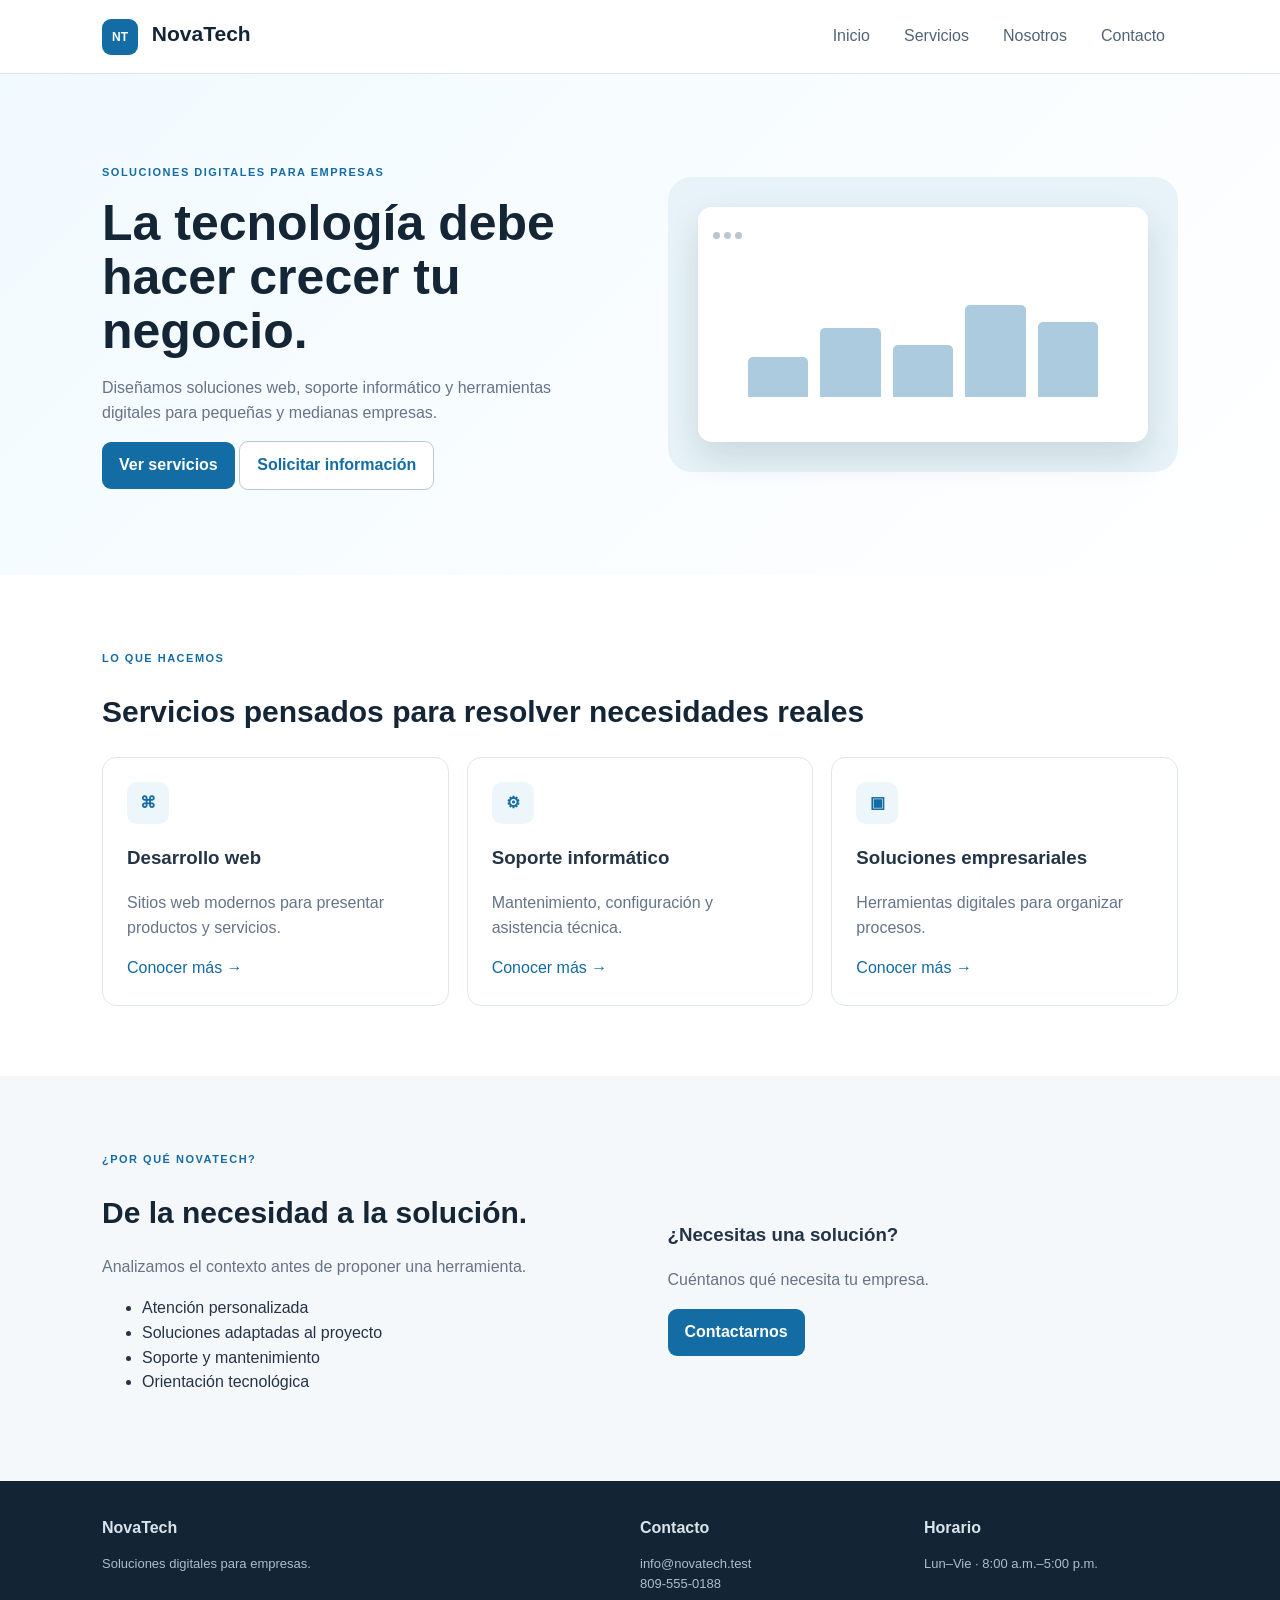
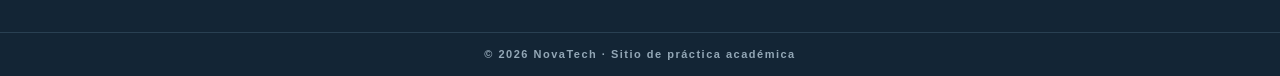
<file: index.html>
<!doctype html>
<html lang="es">

<head>
    <meta charset="utf-8">
    <meta name="viewport" content="width=device-width,initial-scale=1">
    <title>NovaTech | Soluciones digitales</title>
    <link rel="stylesheet" href="styles.css">
</head>

<body>
    <header>
        <div class="wrap nav"><a class="logo" href="index.html"><b>NT</b> NovaTech</a><button id="menu">☰</button>
            <nav id="nav"><a class="active" href="index.html">Inicio</a><a href="servicios.html">Servicios</a><a
                    href="nosotros.html">Nosotros</a><a href="contacto.html">Contacto</a></nav>
        </div>
    </header>
    <main>
        <section class="hero">
            <div class="wrap heroGrid">
                <div><small>SOLUCIONES DIGITALES PARA EMPRESAS</small>
                    <h1>La tecnología debe hacer crecer tu negocio.</h1>
                    <p>Diseñamos soluciones web, soporte informático y herramientas digitales para pequeñas y medianas
                        empresas.</p><a class="btn" href="servicios.html">Ver servicios</a> <a class="btn alt"
                        href="contacto.html">Solicitar información</a>
                </div>
                <div class="visual">
                    <div class="window"><i></i><i></i><i></i>
                        <div class="bars"><b></b><b></b><b></b><b></b><b></b></div>
                    </div>
                </div>
            </div>
        </section>
        <section class="section">
            <div class="wrap"><small>LO QUE HACEMOS</small>
                <h2>Servicios pensados para resolver necesidades reales</h2>
                <div class="cards">
                    <article><strong>⌘</strong>
                        <h3>Desarrollo web</h3>
                        <p>Sitios web modernos para presentar productos y servicios.</p><a
                            href="servicios.html#web">Conocer más →</a>
                    </article>
                    <article><strong>⚙</strong>
                        <h3>Soporte informático</h3>
                        <p>Mantenimiento, configuración y asistencia técnica.</p><a
                            href="servicios.html#soporte">Conocer más →</a>
                    </article>
                    <article><strong>▣</strong>
                        <h3>Soluciones empresariales</h3>
                        <p>Herramientas digitales para organizar procesos.</p><a href="servicios.html#gestion">Conocer
                            más →</a>
                    </article>
                </div>
            </div>
        </section>
        <section class="section gray">
            <div class="wrap split">
                <div><small>¿POR QUÉ NOVATECH?</small>
                    <h2>De la necesidad a la solución.</h2>
                    <p>Analizamos el contexto antes de proponer una herramienta.</p>
                    <ul>
                        <li>Atención personalizada</li>
                        <li>Soluciones adaptadas al proyecto</li>
                        <li>Soporte y mantenimiento</li>
                        <li>Orientación tecnológica</li>
                    </ul>
                </div>
                <aside>
                    <h3>¿Necesitas una solución?</h3>
                    <p>Cuéntanos qué necesita tu empresa.</p><a class="btn" href="contacto.html">Contactarnos</a>
                </aside>
            </div>
        </section>
    </main>
    <footer>
        <div class="wrap foot">
            <div><b>NovaTech</b>
                <p>Soluciones digitales para empresas.</p>
            </div>
            <div><b>Contacto</b>
                <p>info@novatech.test<br>809-555-0188</p>
            </div>
            <div><b>Horario</b>
                <p>Lun–Vie · 8:00 a.m.–5:00 p.m.</p>
            </div>
        </div><small>© 2026 NovaTech · Sitio de práctica académica</small>
    </footer>
    <script src="app.js"></script>
</body>

</html>
</file>
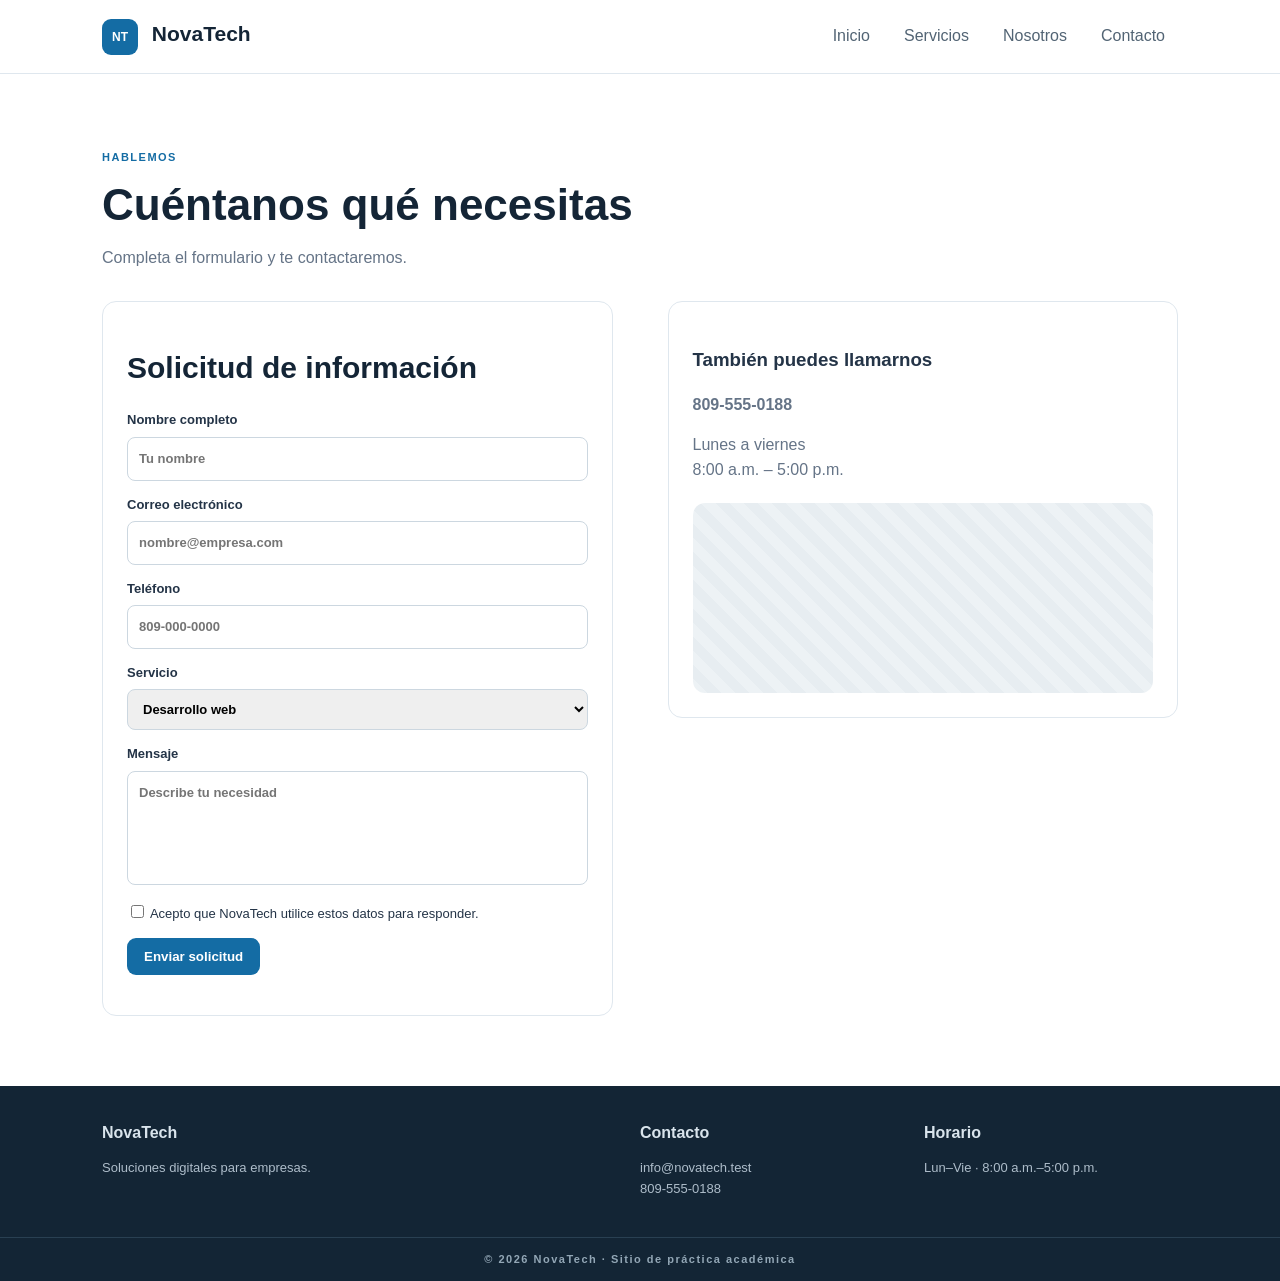
<file: contacto.html>
<!doctype html>
<html lang="es">

<head>
    <meta charset="utf-8">
    <meta name="viewport" content="width=device-width,initial-scale=1">
    <title>Contacto | NovaTech</title>
    <link rel="stylesheet" href="styles.css">
</head>

<body>
    <header>
        <div class="wrap nav"><a class="logo" href="index.html"><b>NT</b> NovaTech</a><button id="menu">☰</button>
            <nav id="nav"><a href="index.html">Inicio</a><a href="servicios.html">Servicios</a><a
                    href="nosotros.html">Nosotros</a><a href="contacto.html">Contacto</a></nav>
        </div>
    </header>
    <main>
        <section class="page">
            <div class="wrap"><small>HABLEMOS</small>
                <h1>Cuéntanos qué necesitas</h1>
                <p>Completa el formulario y te contactaremos.</p>
                <div class="contact">
                    <form id="contactForm">
                        <h2>Solicitud de información</h2><label>Nombre completo<input id="nombre" type="text"
                                placeholder="Tu nombre"></label><label>Correo electrónico<input id="email" type="email"
                                placeholder="nombre@empresa.com"></label><label>Teléfono<input id="tel" type="text"
                                placeholder="809-000-0000"></label><label>Servicio<select id="serv">
                                <option>Desarrollo web</option>
                                <option>Soporte informático</option>
                                <option>Gestión empresarial</option>
                            </select></label><label>Mensaje<textarea id="msg"
                                placeholder="Describe tu necesidad"></textarea></label><label class="cons"><input
                                id="acepto" type="checkbox"> Acepto que NovaTech utilice estos datos para
                            responder.</label><button class="btn" type="submit">Enviar solicitud</button>
                        <p id="respuesta"></p>
                    </form>
                    <aside>
                        <h3>También puedes llamarnos</h3>
                        <p><b>809-555-0188</b></p>
                        <p>Lunes a viernes<br>8:00 a.m. – 5:00 p.m.</p>
                        <div class="map">
    <iframe
        src="https://www.google.com/maps?q=Carretera+Sanchez,+Km+18,+Bajos+de+Haina+91002,+Republica+Dominicana&output=embed"
        width="100%"
        height="300"
        style="border:0;"
        allowfullscreen=""
        loading="lazy">
    </iframe>
</div>
                    </aside>
                </div>
            </div>
        </section>
    </main>
    <footer>
        <div class="wrap foot">
            <div><b>NovaTech</b>
                <p>Soluciones digitales para empresas.</p>
            </div>
            <div><b>Contacto</b>
                <p>info@novatech.test<br>809-555-0188</p>
            </div>
            <div><b>Horario</b>
                <p>Lun–Vie · 8:00 a.m.–5:00 p.m.</p>
            </div>
        </div><small>© 2026 NovaTech · Sitio de práctica académica</small>
    </footer>
    <script src="app.js"></script>
</body>

</html>
</file>
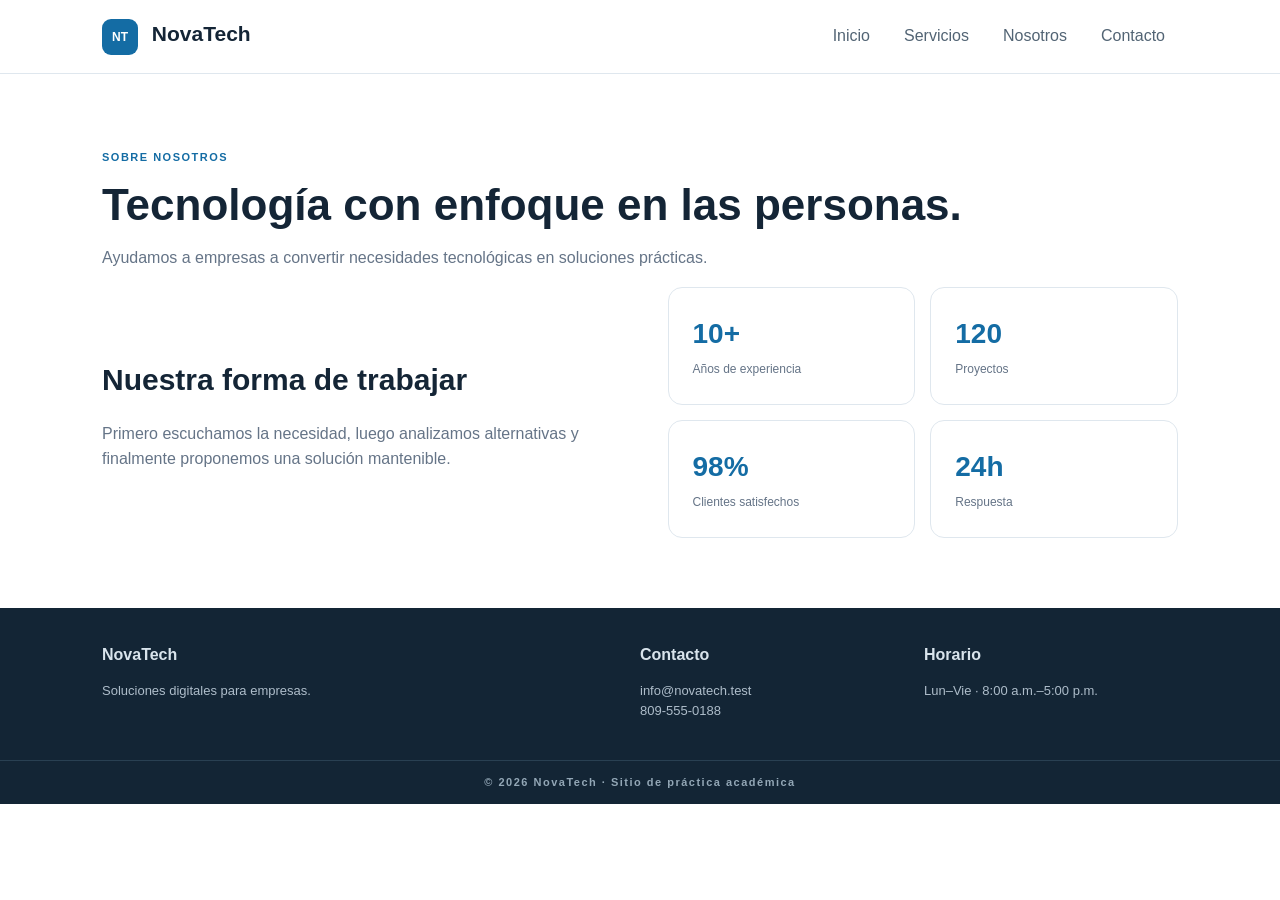
<file: nosotros.html>
<!doctype html>
<html lang="es">

<head>
    <meta charset="utf-8">
    <meta name="viewport" content="width=device-width,initial-scale=1">
    <title>Nosotros | NovaTech</title>
    <link rel="stylesheet" href="styles.css">
</head>

<body>
    <header>
        <div class="wrap nav"><a class="logo" href="index.html"><b>NT</b> NovaTech</a><button id="menu">☰</button>
            <nav id="nav"><a href="index.html">Inicio</a><a href="servicios.html">Servicios</a><a
                    href="nosotros.html">Nosotros</a><a href="contacto.html">Contacto</a></nav>
        </div>
    </header>
    <main>
        <section class="page">
            <div class="wrap"><small>SOBRE NOSOTROS</small>
                <h1>Tecnología con enfoque en las personas.</h1>
                <p>Ayudamos a empresas a convertir necesidades tecnológicas en soluciones prácticas.</p>
                <div class="split">
                    <div>
                        <h2>Nuestra forma de trabajar</h2>
                        <p>Primero escuchamos la necesidad, luego analizamos alternativas y finalmente proponemos una
                            solución mantenible.</p>
                    </div>
                    <div class="stats">
                        <div><b>10+</b><span>Años de experiencia</span></div>
                        <div><b>120</b><span>Proyectos</span></div>
                        <div><b>98%</b><span>Clientes satisfechos</span></div>
                        <div><b>24h</b><span>Respuesta</span></div>
                    </div>
                </div>
            </div>
        </section>
    </main>
    <footer>
        <div class="wrap foot">
            <div><b>NovaTech</b>
                <p>Soluciones digitales para empresas.</p>
            </div>
            <div><b>Contacto</b>
                <p>info@novatech.test<br>809-555-0188</p>
            </div>
            <div><b>Horario</b>
                <p>Lun–Vie · 8:00 a.m.–5:00 p.m.</p>
            </div>
        </div><small>© 2026 NovaTech · Sitio de práctica académica</small>
    </footer>
    <script src="app.js"></script>
</body>

</html>
</file>
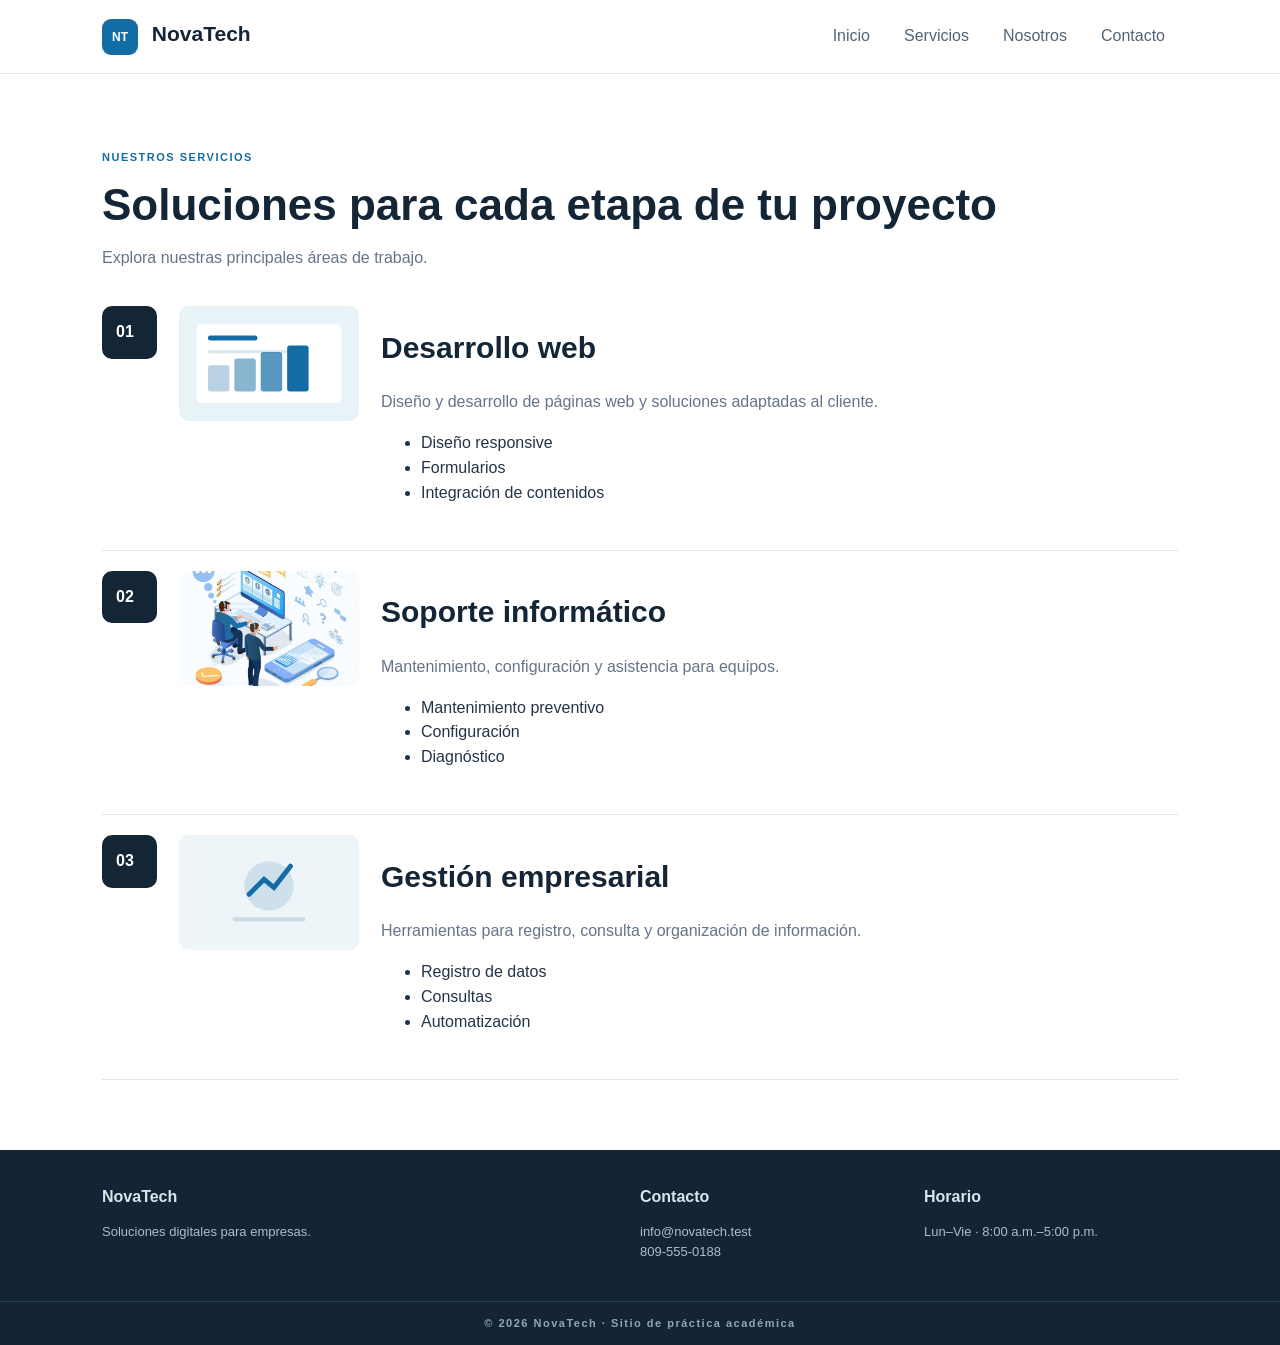
<file: servicios.html>
<!doctype html>
<html lang="es">

<head>
    <meta charset="utf-8">
    <meta name="viewport" content="width=device-width,initial-scale=1">
    <title>Servicios | NovaTech</title>
    <link rel="stylesheet" href="styles.css">
</head>

<body>
    <header>
        <div class="wrap nav"><a class="logo" href="index.html"><b>NT</b> NovaTech</a><button id="menu">☰</button>
            <nav id="nav"><a href="index.html">Inicio</a><a href="servicios.html">Servicios</a><a
                    href="nosotros.html">Nosotros</a><a href="contacto.html">Contacto</a></nav>
        </div>
    </header>
    <main>
        <section class="page">
            <div class="wrap"><small>NUESTROS SERVICIOS</small>
                <h1>Soluciones para cada etapa de tu proyecto</h1>
                <p>Explora nuestras principales áreas de trabajo.</p>
                <div class="services">
                    <article id="web"><b>01</b><img src="assets/web.svg" alt="Desarrollo web">
                        <div>
                            <h2>Desarrollo web</h2>
                            <p>Diseño y desarrollo de páginas web y soluciones adaptadas al cliente.</p>
                            <ul>
                                <li>Diseño responsive</li>
                                <li>Formularios</li>
                                <li>Integración de contenidos</li>
                            </ul>
                        </div>
                    </article>
                    <article id="soporte"><b>02</b><img src="SoporteTecnico.jpg"
                            alt="Soporte informático">
                        <div>
                            <h2>Soporte informático</h2>
                            <p>Mantenimiento, configuración y asistencia para equipos.</p>
                            <ul>
                                <li>Mantenimiento preventivo</li>
                                <li>Configuración</li>
                                <li>Diagnóstico</li>
                            </ul>
                        </div>
                    </article>
                    <article id="gestion"><b>03</b><img src="assets/gestion.svg" alt="Gestión empresarial">
                        <div>
                            <h2>Gestión empresarial</h2>
                            <p>Herramientas para registro, consulta y organización de información.</p>
                            <ul>
                                <li>Registro de datos</li>
                                <li>Consultas</li>
                                <li>Automatización</li>
                            </ul>
                        </div>
                    </article>
                </div>
            </div>
        </section>
    </main>
    <footer>
        <div class="wrap foot">
            <div><b>NovaTech</b>
                <p>Soluciones digitales para empresas.</p>
            </div>
            <div><b>Contacto</b>
                <p>info@novatech.test<br>809-555-0188</p>
            </div>
            <div><b>Horario</b>
                <p>Lun–Vie · 8:00 a.m.–5:00 p.m.</p>
            </div>
        </div><small>© 2026 NovaTech · Sitio de práctica académica</small>
    </footer>
    <script src="app.js"></script>
</body>

</html>
</file>
<file: styles.css>
* {
    box-sizing: border-box
}

body {
    margin: 0;
    font: 16px/1.55 Segoe UI, Arial;
    color: #243447
}

a {
    color: #126aa1;
    text-decoration: none
}

.wrap {
    max-width: 1120px;
    margin: auto;
    padding: 0 22px
}

header {
    height: 74px;
    border-bottom: 1px solid #dfe7ee;
    background: #fff;
    position: sticky;
    top: 0;
    z-index: 5
}

.nav {
    height: 100%;
    display: flex;
    align-items: center;
    justify-content: space-between
}

.logo {
    font-size: 21px;
    font-weight: 800;
    color: #142536
}

.logo b {
    display: inline-grid;
    place-items: center;
    background: #146ca4;
    color: white;
    width: 36px;
    height: 36px;
    border-radius: 9px;
    font-size: 12px;
    margin-right: 8px
}

nav {
    display: flex;
    gap: 8px
}

nav a {
    padding: 10px 13px;
    border-radius: 8px;
    color: #526474
}

nav a:hover {
    background: #edf6fb;
    color: #146ca4
}

#menu {
    display: none;
    border: 0;
    background: none;
    font-size: 25px
}

.hero {
    padding: 85px 0;
    background: linear-gradient(135deg, #f1faff, #fff)
}

.heroGrid,
.split,
.contact {
    display: grid;
    grid-template-columns: 1fr 1fr;
    gap: 55px;
    align-items: center
}

small {
    font-size: 11px;
    font-weight: 800;
    letter-spacing: 1.5px;
    color: #146ca4
}

h1 {
    font-size: 50px;
    line-height: 1.08;
    margin: 12px 0 18px;
    color: #142536
}

h2 {
    font-size: 30px;
    line-height: 1.15;
    color: #142536
}

p {
    color: #657487
}

.btn {
    display: inline-block;
    border: 0;
    border-radius: 9px;
    padding: 11px 17px;
    background: #146ca4;
    color: white;
    font-weight: 750;
    cursor: pointer
}

.btn.alt {
    background: white;
    color: #146ca4;
    border: 1px solid #b9cad6
}

.visual {
    background: #e7f3f8;
    border-radius: 24px;
    padding: 30px
}

.window {
    height: 235px;
    background: white;
    border-radius: 14px;
    padding: 15px;
    box-shadow: 0 15px 35px #1232
}

.window i {
    display: inline-block;
    width: 7px;
    height: 7px;
    border-radius: 50%;
    background: #b8c7d1;
    margin-right: 4px
}

.bars {
    height: 185px;
    display: flex;
    align-items: end;
    gap: 12px;
    padding: 35px
}

.bars b {
    flex: 1;
    background: #146ca4;
    opacity: .35;
    border-radius: 5px 5px 0 0
}

.bars b:nth-child(1) {
    height: 35%
}

.bars b:nth-child(2) {
    height: 60%
}

.bars b:nth-child(3) {
    height: 45%
}

.bars b:nth-child(4) {
    height: 80%
}

.bars b:nth-child(5) {
    height: 65%
}

.section,
.page {
    padding: 70px 0
}

.gray {
    background: #f5f8fb
}

.cards {
    display: grid;
    grid-template-columns: repeat(3, 1fr);
    gap: 18px;
    margin-top: 28px
}

.cards article,
.contact form,
.contact aside,
.stats div {
    border: 1px solid #dfe7ee;
    border-radius: 14px;
    padding: 24px;
    background: #fff
}

.cards strong {
    display: grid;
    place-items: center;
    width: 42px;
    height: 42px;
    background: #edf6fb;
    border-radius: 10px;
    color: #146ca4
}

.page h1 {
    font-size: 44px
}

.services {
    display: grid;
    gap: 20px;
    margin-top: 35px
}

.services article {
    display: grid;
    grid-template-columns: 55px 180px 1fr;
    gap: 22px;
    align-items: start;
    border-bottom: 1px solid #dfe7ee;
    padding-bottom: 28px
}

.services article>b {
    background: #142536;
    color: white;
    padding: 14px;
    border-radius: 10px
}

.services img {
    width: 180px;
    height: 115px;
    object-fit: cover;
    border-radius: 10px;
    background: #eef3f6
}

.stats {
    display: grid;
    grid-template-columns: 1fr 1fr;
    gap: 15px
}

.stats b {
    display: block;
    font-size: 28px;
    color: #146ca4
}

.stats span {
    font-size: 12px;
    color: #657487
}

.contact {
    align-items: start;
    margin-top: 30px
}

.contact label {
    display: block;
    font-weight: 700;
    font-size: 13px;
    margin: 14px 0
}

.contact input,
.contact select,
.contact textarea {
    display: block;
    width: 100%;
    margin-top: 6px;
    padding: 11px;
    border: 1px solid #ccd7e0;
    border-radius: 8px;
    font: inherit
}

.contact textarea {
    min-height: 114px;
    resize: none;
}

.cons {
    font-weight: 500 !important
}

.cons input {
    display: inline;
    width: auto
}

.map {
    height: 190px;
    margin-top: 20px;
    border-radius: 12px;
    background: repeating-linear-gradient(45deg, #edf2f5, #edf2f5 10px, #e7edf1 10px, #e7edf1 20px);
    display: grid;
    place-items: center;
    text-align: center;
    color: #647384;
    font-weight: 900
}

.map small {
    color: #647384
}

footer {
    background: #132535;
    color: #d9e4ec;
    padding-top: 35px
}

footer p {
    color: #aebdca;
    font-size: 13px
}

.foot {
    display: grid;
    grid-template-columns: 2fr 1fr 1fr;
    gap: 30px;
    padding-bottom: 25px
}

footer>small {
    display: block;
    text-align: center;
    border-top: 1px solid #294052;
    padding: 13px;
    color: #93a7b6
}

@media(max-width:760px) {
    header {
        height: auto
    }

    .nav {
        min-height: 70px;
        flex-wrap: wrap
    }

    #menu {
        display: block
    }

    nav {
        display: none;
        width: 100%;
        flex-direction: column;
        padding-bottom: 10px
    }

    nav.open {
        display: flex
    }

    .heroGrid,
    .split,
    .contact {
        grid-template-columns: 1fr
    }

    h1 {
        font-size: 39px
    }

    .cards {
        grid-template-columns: 1fr
    }

    .services article {
        grid-template-columns: 55px 1fr
    }

    .services img {
        grid-column: 2;
        width: 100%
    }

    .services article>div {
        grid-column: 2
    }

    .foot {
        grid-template-columns: 1fr
    }
}
</file>
